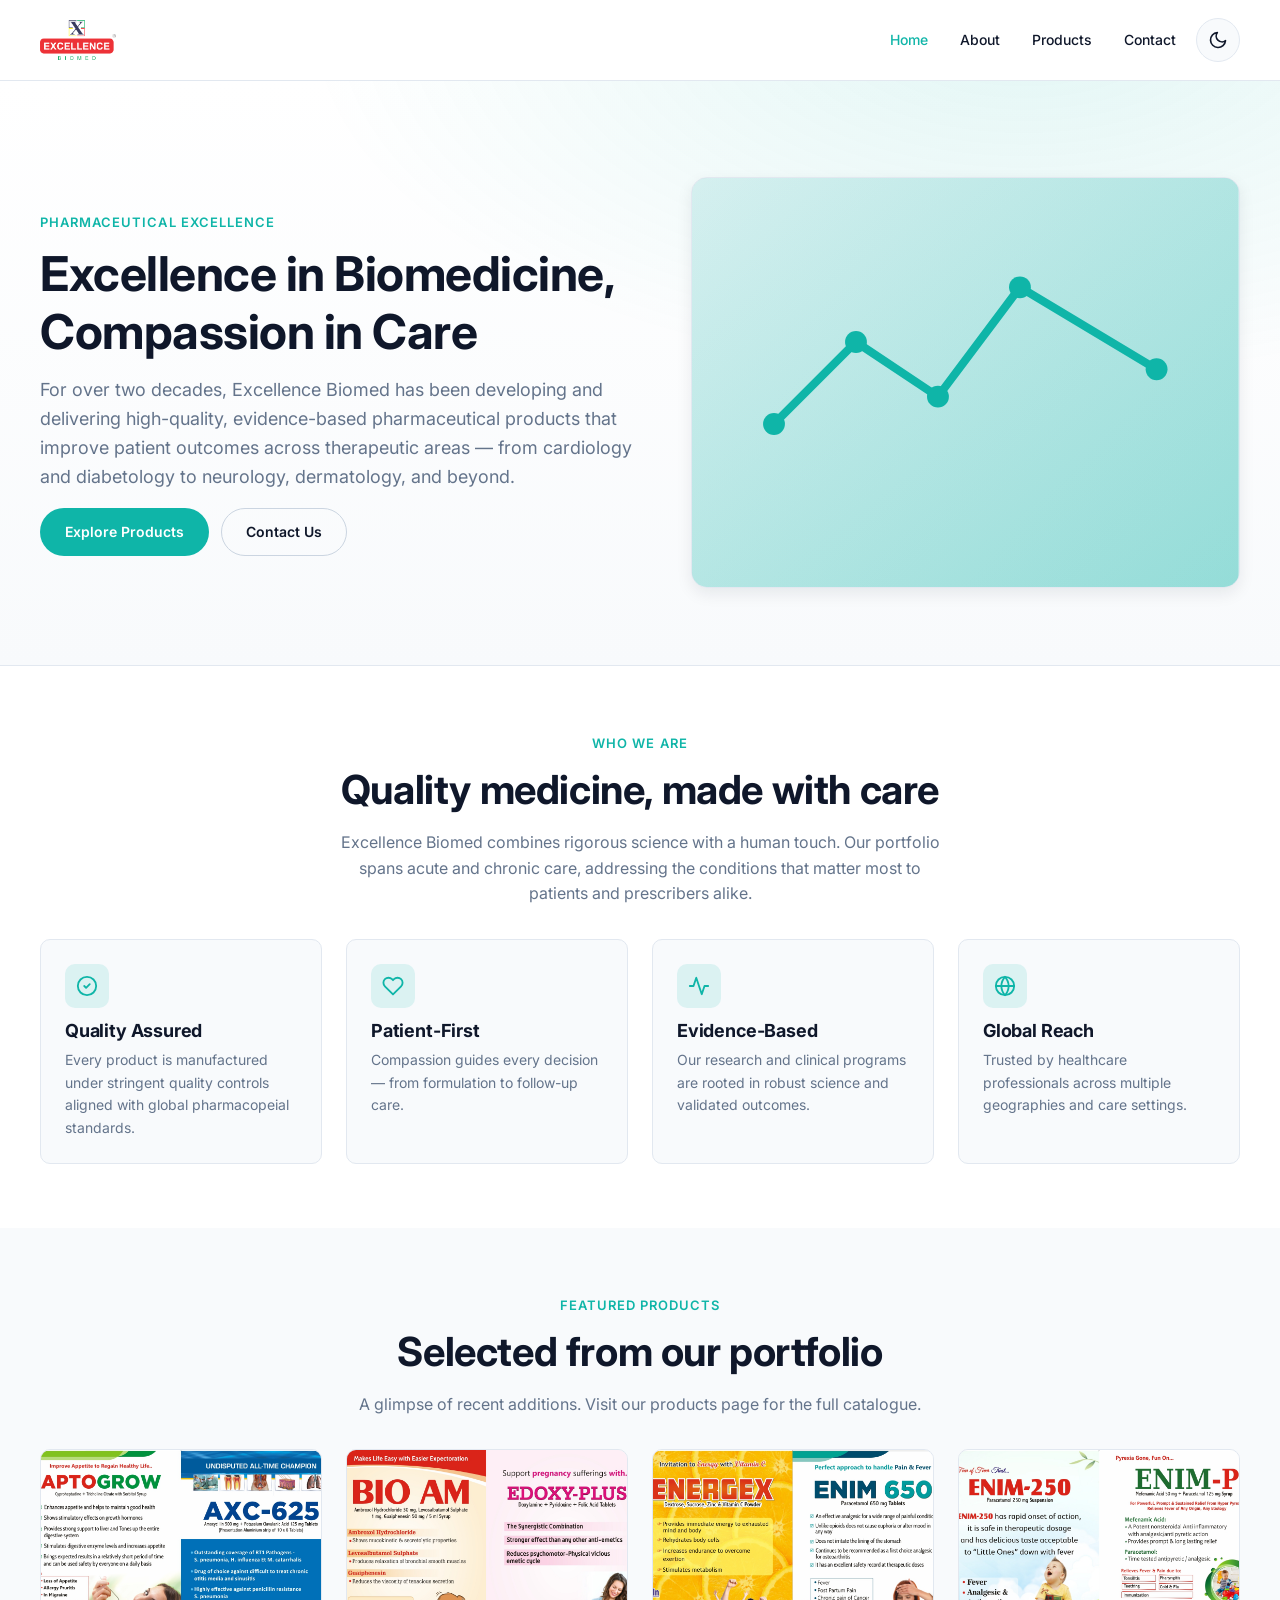
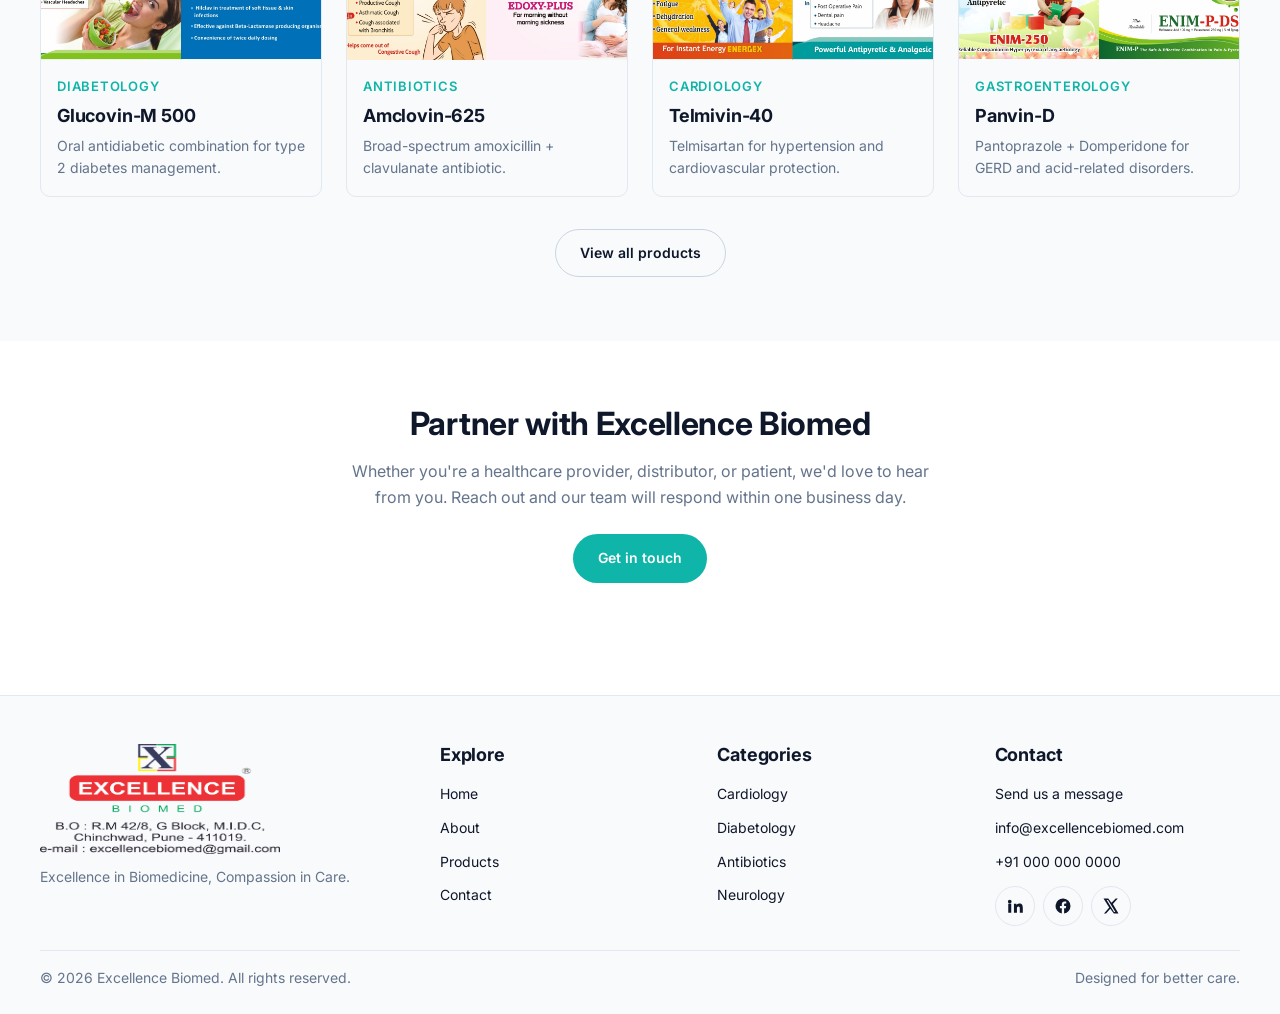
<file: index.html>
<!DOCTYPE html>
<html lang="en">
<head>
  <meta charset="UTF-8">
  <meta name="viewport" content="width=device-width, initial-scale=1, viewport-fit=cover">
  <meta name="theme-color" content="#0fb5a8">

  <title>Excellence Biomed — Excellence in Biomedicine, Compassion in Care</title>
  <meta name="description" content="Excellence Biomed is a pharmaceutical company committed to advancing biomedicine and delivering compassionate, high-quality healthcare products across therapeutic areas.">
  <meta name="keywords" content="Excellence Biomed, pharmaceuticals, healthcare, cardiology, diabetology, antibiotics, neurology, dermatology">
  <meta name="robots" content="index, follow">
  <link rel="canonical" href="https://www.excellencebiomed.com/">

  <!-- Open Graph -->
  <meta property="og:type" content="website">
  <meta property="og:title" content="Excellence Biomed — Excellence in Biomedicine, Compassion in Care">
  <meta property="og:description" content="Advancing biomedicine with compassion. Discover our range of quality pharmaceutical products.">
  <meta property="og:image" content="assets/images/branding/logo.png">
  <meta property="og:url" content="https://www.excellencebiomed.com/">
  <meta property="og:site_name" content="Excellence Biomed">

  <!-- Twitter Card -->
  <meta name="twitter:card" content="summary_large_image">
  <meta name="twitter:title" content="Excellence Biomed — Excellence in Biomedicine, Compassion in Care">
  <meta name="twitter:description" content="Advancing biomedicine with compassion.">
  <meta name="twitter:image" content="assets/images/branding/logo.png">

  <link rel="icon" type="image/svg+xml" href="favicon.svg">
  <link rel="preconnect" href="https://fonts.googleapis.com">
  <link rel="preconnect" href="https://fonts.gstatic.com" crossorigin>
  <link rel="stylesheet" href="https://fonts.googleapis.com/css2?family=Inter:wght@400;500;600;700&display=swap" media="print" onload="this.media='all'">
  <noscript><link rel="stylesheet" href="https://fonts.googleapis.com/css2?family=Inter:wght@400;500;600;700&display=swap"></noscript>

  <link rel="stylesheet" href="css/variables.css">
  <link rel="stylesheet" href="css/base.css">
  <link rel="stylesheet" href="css/components.css">
  <link rel="stylesheet" href="css/responsive.css">

  <!-- Organization schema -->
  <script type="application/ld+json">
  {
    "@context": "https://schema.org",
    "@type": "Organization",
    "name": "Excellence Biomed",
    "url": "https://www.excellencebiomed.com/",
    "logo": "https://www.excellencebiomed.com/assets/images/branding/logo.png",
    "description": "Excellence in Biomedicine, Compassion in Care.",
    "sameAs": []
  }
  </script>
</head>
<body>
  <a class="skip-link" href="#main">Skip to content</a>

  <header class="site-header">
    <div class="container header-inner">
      <a href="index.html" class="brand" aria-label="Excellence Biomed home">
        <img src="assets/images/branding/logo.png" alt="Excellence Biomed" width="180" height="60">
      </a>

      <button class="nav-toggle" data-nav-toggle
              aria-controls="primaryNav" aria-expanded="false" aria-label="Toggle navigation">
        <svg viewBox="0 0 24 24" fill="none" stroke="currentColor" stroke-width="2"
             stroke-linecap="round" stroke-linejoin="round" aria-hidden="true">
          <line x1="3" y1="6" x2="21" y2="6"/><line x1="3" y1="12" x2="21" y2="12"/>
          <line x1="3" y1="18" x2="21" y2="18"/>
        </svg>
      </button>

      <nav class="nav" id="primaryNav" aria-label="Primary">
        <ul class="nav-list">
          <li><a class="nav-link" href="index.html"   data-nav="index.html">Home</a></li>
          <li><a class="nav-link" href="about.html"   data-nav="about.html">About</a></li>
          <li><a class="nav-link" href="products.html" data-nav="products.html">Products</a></li>
          <li><a class="nav-link" href="contact.html" data-nav="contact.html">Contact</a></li>
          <li>
            <button class="theme-toggle" data-theme-toggle type="button"
                    aria-pressed="false" aria-label="Toggle dark mode" title="Toggle dark mode">
              <svg class="icon-moon" viewBox="0 0 24 24" fill="none" stroke="currentColor"
                   stroke-width="2" stroke-linecap="round" stroke-linejoin="round" aria-hidden="true">
                <path d="M21 12.79A9 9 0 1 1 11.21 3 7 7 0 0 0 21 12.79z"/>
              </svg>
              <svg class="icon-sun" viewBox="0 0 24 24" fill="none" stroke="currentColor"
                   stroke-width="2" stroke-linecap="round" stroke-linejoin="round" aria-hidden="true">
                <circle cx="12" cy="12" r="4"/>
                <line x1="12" y1="2" x2="12" y2="5"/>
                <line x1="12" y1="19" x2="12" y2="22"/>
                <line x1="4.22" y1="4.22" x2="6.34" y2="6.34"/>
                <line x1="17.66" y1="17.66" x2="19.78" y2="19.78"/>
                <line x1="2" y1="12" x2="5" y2="12"/>
                <line x1="19" y1="12" x2="22" y2="12"/>
                <line x1="4.22" y1="19.78" x2="6.34" y2="17.66"/>
                <line x1="17.66" y1="6.34" x2="19.78" y2="4.22"/>
              </svg>
            </button>
          </li>
        </ul>
      </nav>
    </div>
  </header>

  <main id="main">
    <!-- HERO -->
    <section class="hero">
      <div class="container hero-inner">
        <div>
          <span class="eyebrow">Pharmaceutical Excellence</span>
          <h1>Excellence in Biomedicine,<br>Compassion in Care</h1>
          <p class="lede">
            For over two decades, Excellence Biomed has been developing and
            delivering high-quality, evidence-based pharmaceutical products
            that improve patient outcomes across therapeutic areas — from
            cardiology and diabetology to neurology, dermatology, and beyond.
          </p>
          <div class="hero-actions">
            <a href="products.html" class="btn btn--primary">Explore Products</a>
            <a href="contact.html" class="btn btn--ghost">Contact Us</a>
          </div>
        </div>
        <div class="hero-art" aria-hidden="true">
          <svg viewBox="0 0 200 150" width="100%" height="100%" preserveAspectRatio="xMidYMid meet">
            <defs>
              <linearGradient id="g" x1="0" x2="1" y1="0" y2="1">
                <stop offset="0%" stop-color="var(--primary)" stop-opacity="0.15"/>
                <stop offset="100%" stop-color="var(--primary)" stop-opacity="0.35"/>
              </linearGradient>
            </defs>
            <rect width="200" height="150" fill="url(#g)"/>
            <path d="M30 90 L60 60 L90 80 L120 40 L170 70"
                  fill="none" stroke="var(--primary)" stroke-width="3" stroke-linecap="round" stroke-linejoin="round"/>
            <circle cx="30" cy="90" r="4" fill="var(--primary)"/>
            <circle cx="60" cy="60" r="4" fill="var(--primary)"/>
            <circle cx="90" cy="80" r="4" fill="var(--primary)"/>
            <circle cx="120" cy="40" r="4" fill="var(--primary)"/>
            <circle cx="170" cy="70" r="4" fill="var(--primary)"/>
          </svg>
        </div>
      </div>
    </section>

    <!-- INTRO -->
    <section class="section">
      <div class="container">
        <div class="section-head">
          <span class="eyebrow">Who we are</span>
          <h2>Quality medicine, made with care</h2>
          <p class="muted">
            Excellence Biomed combines rigorous science with a human touch.
            Our portfolio spans acute and chronic care, addressing the
            conditions that matter most to patients and prescribers alike.
          </p>
        </div>

        <div class="values">
          <div class="value">
            <div class="icon" aria-hidden="true">
              <svg width="22" height="22" viewBox="0 0 24 24" fill="none" stroke="currentColor" stroke-width="2" stroke-linecap="round" stroke-linejoin="round"><path d="M9 12l2 2 4-4"/><circle cx="12" cy="12" r="10"/></svg>
            </div>
            <h3>Quality Assured</h3>
            <p>Every product is manufactured under stringent quality controls aligned with global pharmacopeial standards.</p>
          </div>
          <div class="value">
            <div class="icon" aria-hidden="true">
              <svg width="22" height="22" viewBox="0 0 24 24" fill="none" stroke="currentColor" stroke-width="2" stroke-linecap="round" stroke-linejoin="round"><path d="M20.84 4.61a5.5 5.5 0 0 0-7.78 0L12 5.67l-1.06-1.06a5.5 5.5 0 1 0-7.78 7.78L12 21.23l8.84-8.84a5.5 5.5 0 0 0 0-7.78z"/></svg>
            </div>
            <h3>Patient-First</h3>
            <p>Compassion guides every decision — from formulation to follow-up care.</p>
          </div>
          <div class="value">
            <div class="icon" aria-hidden="true">
              <svg width="22" height="22" viewBox="0 0 24 24" fill="none" stroke="currentColor" stroke-width="2" stroke-linecap="round" stroke-linejoin="round"><polyline points="22 12 18 12 15 21 9 3 6 12 2 12"/></svg>
            </div>
            <h3>Evidence-Based</h3>
            <p>Our research and clinical programs are rooted in robust science and validated outcomes.</p>
          </div>
          <div class="value">
            <div class="icon" aria-hidden="true">
              <svg width="22" height="22" viewBox="0 0 24 24" fill="none" stroke="currentColor" stroke-width="2" stroke-linecap="round" stroke-linejoin="round"><circle cx="12" cy="12" r="10"/><line x1="2" y1="12" x2="22" y2="12"/><path d="M12 2a15.3 15.3 0 0 1 4 10 15.3 15.3 0 0 1-4 10 15.3 15.3 0 0 1-4-10 15.3 15.3 0 0 1 4-10z"/></svg>
            </div>
            <h3>Global Reach</h3>
            <p>Trusted by healthcare professionals across multiple geographies and care settings.</p>
          </div>
        </div>
      </div>
    </section>

    <!-- FEATURED PRODUCTS -->
    <section class="section section--alt">
      <div class="container">
        <div class="section-head">
          <span class="eyebrow">Featured products</span>
          <h2>Selected from our portfolio</h2>
          <p class="muted">A glimpse of recent additions. Visit our products page for the full catalogue.</p>
        </div>
        <div class="product-grid" id="featuredGrid" aria-live="polite"></div>
        <div style="text-align:center; margin-top: var(--space-6);">
          <a href="products.html" class="btn btn--ghost">View all products</a>
        </div>
      </div>
    </section>

    <!-- CTA -->
    <section class="section">
      <div class="container" style="text-align:center;">
        <h2>Partner with Excellence Biomed</h2>
        <p class="muted" style="max-width: 60ch; margin: 0 auto var(--space-5);">
          Whether you're a healthcare provider, distributor, or patient,
          we'd love to hear from you. Reach out and our team will respond
          within one business day.
        </p>
        <a href="contact.html" class="btn btn--primary">Get in touch</a>
      </div>
    </section>
  </main>

  <!-- FOOTER -->
  <footer class="site-footer">
    <div class="container">
      <div class="footer-grid">
        <div class="footer-brand">
          <img src="assets/images/branding/logo-address.png" alt="Excellence Biomed — address logo" width="240" height="120">
          <p>Excellence in Biomedicine, Compassion in Care.</p>
        </div>
        <div>
          <h4>Explore</h4>
          <ul class="footer-list">
            <li><a href="index.html">Home</a></li>
            <li><a href="about.html">About</a></li>
            <li><a href="products.html">Products</a></li>
            <li><a href="contact.html">Contact</a></li>
          </ul>
        </div>
        <div>
          <h4>Categories</h4>
          <ul class="footer-list">
            <li><a href="products.html">Cardiology</a></li>
            <li><a href="products.html">Diabetology</a></li>
            <li><a href="products.html">Antibiotics</a></li>
            <li><a href="products.html">Neurology</a></li>
          </ul>
        </div>
        <div>
          <h4>Contact</h4>
          <ul class="footer-list">
            <!-- TODO: replace with real address, phone, email -->
            <li><a href="contact.html">Send us a message</a></li>
            <li><a href="mailto:info@excellencebiomed.com">info@excellencebiomed.com</a></li>
            <li><a href="tel:+910000000000">+91 000 000 0000</a></li>
          </ul>
          <div class="social" style="margin-top: var(--space-3);">
            <a href="#" aria-label="LinkedIn"><svg viewBox="0 0 24 24" fill="currentColor" aria-hidden="true"><path d="M4.98 3.5a2.5 2.5 0 1 1 0 5.001 2.5 2.5 0 0 1 0-5zM3 9h4v12H3V9zm7 0h3.8v1.71h.05c.53-1 1.83-2.06 3.77-2.06 4.03 0 4.78 2.65 4.78 6.1V21h-4v-5.34c0-1.27-.02-2.9-1.77-2.9-1.77 0-2.04 1.38-2.04 2.81V21h-4V9z"/></svg></a>
            <a href="#" aria-label="Facebook"><svg viewBox="0 0 24 24" fill="currentColor" aria-hidden="true"><path d="M22 12a10 10 0 1 0-11.6 9.87v-6.99H7.9V12h2.5V9.8c0-2.47 1.47-3.83 3.72-3.83 1.08 0 2.2.19 2.2.19v2.42h-1.24c-1.22 0-1.6.76-1.6 1.54V12h2.73l-.44 2.88h-2.29v6.99A10 10 0 0 0 22 12z"/></svg></a>
            <a href="#" aria-label="Twitter"><svg viewBox="0 0 24 24" fill="currentColor" aria-hidden="true"><path d="M18.244 2H21l-6.52 7.45L22 22h-6.156l-4.82-6.297L5.4 22H2.643l6.974-7.97L2 2h6.31l4.36 5.77L18.244 2zm-2.16 18h1.704L7.99 4H6.182l9.902 16z"/></svg></a>
          </div>
        </div>
      </div>
      <div class="footer-meta">
        <span>© <span data-year>2026</span> Excellence Biomed. All rights reserved.</span>
        <span>Designed for better care.</span>
      </div>
    </div>
  </footer>

  <script src="js/theme.js" defer></script>
  <script src="js/main.js" defer></script>
  <script src="js/products.js" defer></script>
</body>
</html>
</file>
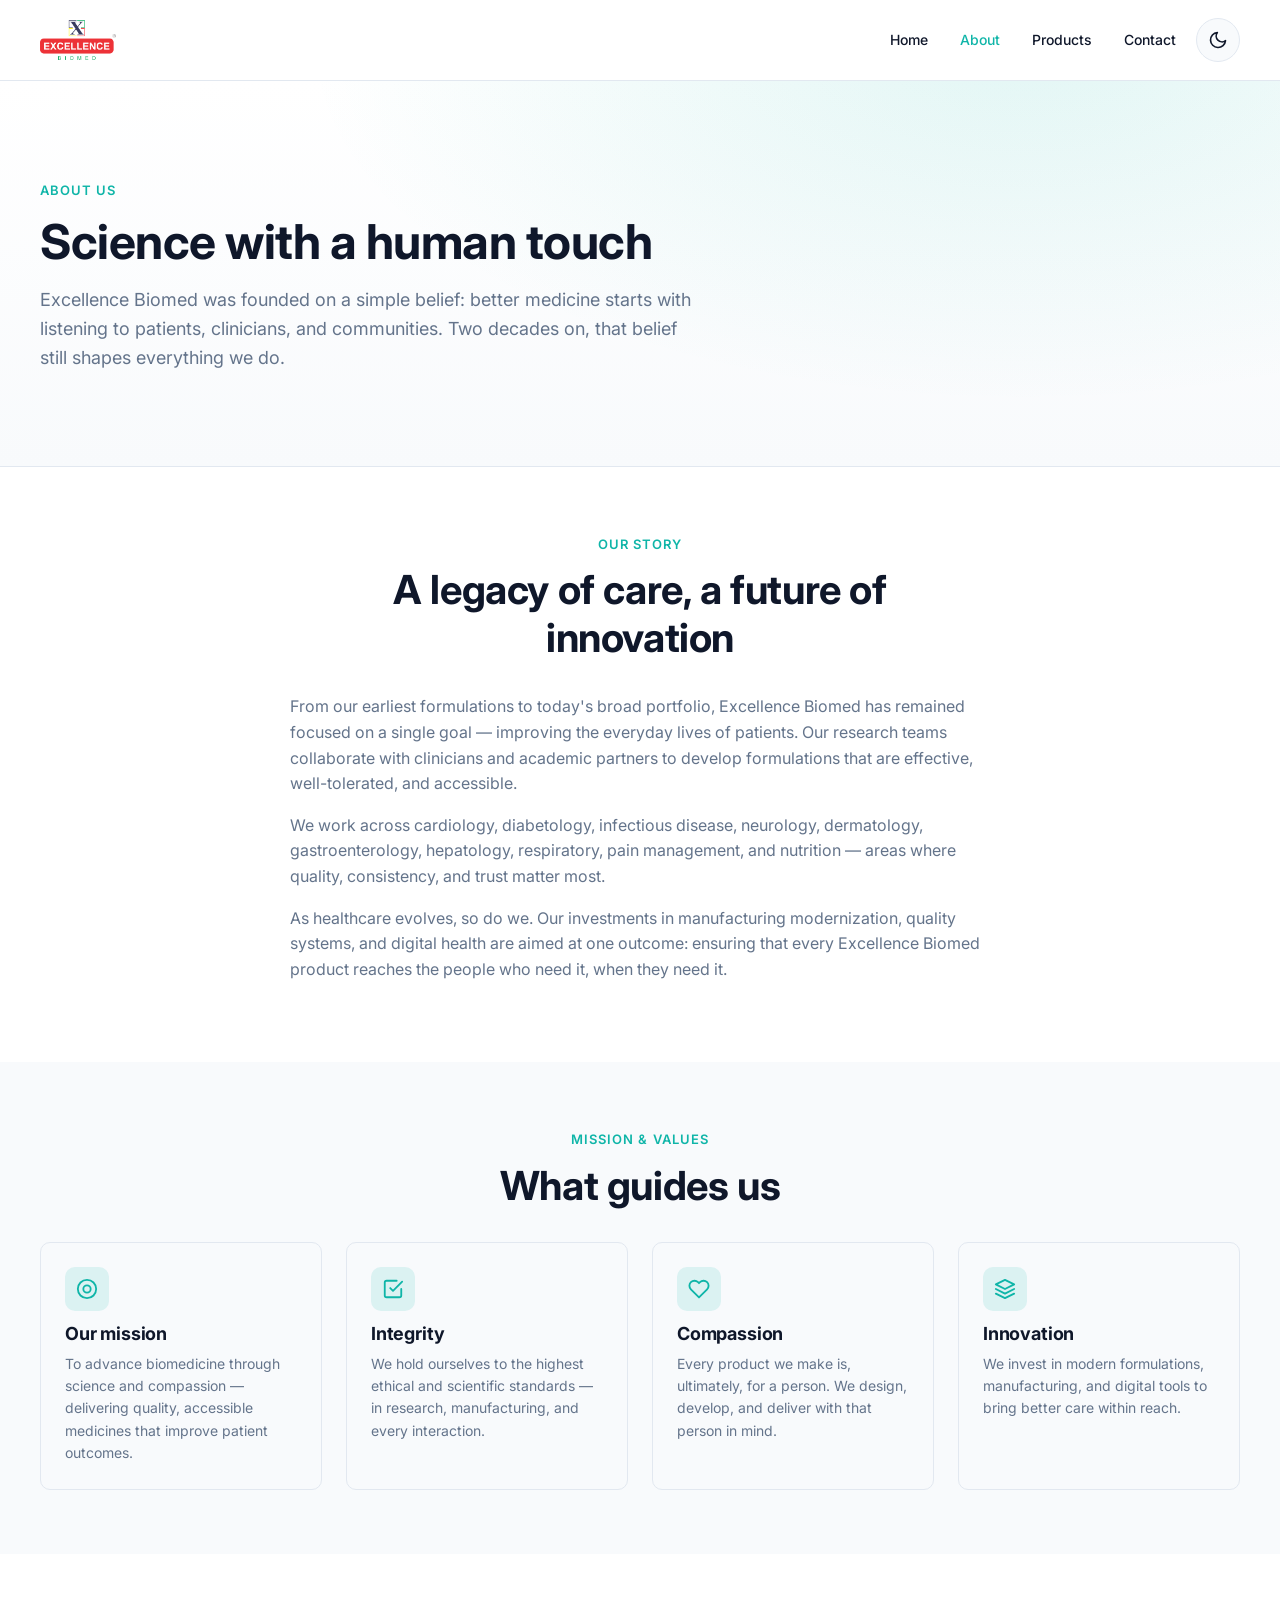
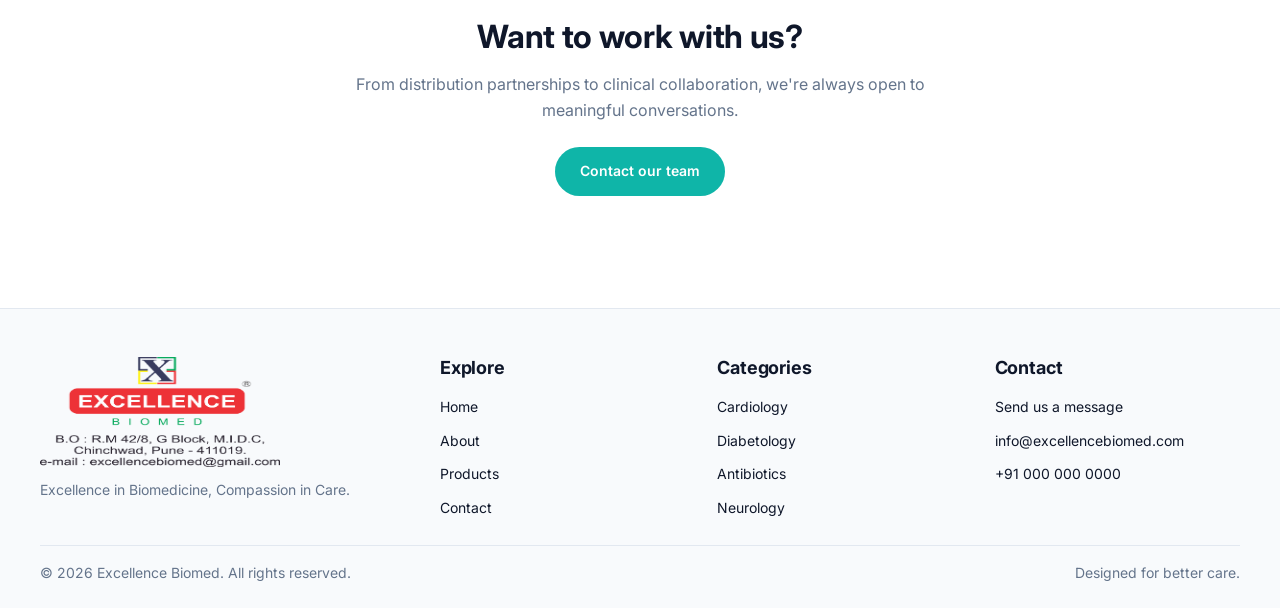
<file: about.html>
<!DOCTYPE html>
<html lang="en">
<head>
  <meta charset="UTF-8">
  <meta name="viewport" content="width=device-width, initial-scale=1, viewport-fit=cover">
  <meta name="theme-color" content="#0fb5a8">

  <title>About — Excellence Biomed</title>
  <meta name="description" content="Learn about Excellence Biomed: our mission, values, and commitment to advancing biomedicine with compassion.">
  <link rel="canonical" href="https://www.excellencebiomed.com/about.html">

  <meta property="og:type" content="website">
  <meta property="og:title" content="About — Excellence Biomed">
  <meta property="og:description" content="Our mission, values, and the people behind Excellence Biomed.">
  <meta property="og:image" content="assets/images/branding/logo.png">
  <meta property="og:url" content="https://www.excellencebiomed.com/about.html">

  <meta name="twitter:card" content="summary_large_image">
  <meta name="twitter:title" content="About — Excellence Biomed">
  <meta name="twitter:description" content="Our mission, values, and the people behind Excellence Biomed.">
  <meta name="twitter:image" content="assets/images/branding/logo.png">

  <link rel="icon" type="image/svg+xml" href="favicon.svg">
  <link rel="preconnect" href="https://fonts.googleapis.com">
  <link rel="preconnect" href="https://fonts.gstatic.com" crossorigin>
  <link rel="stylesheet" href="https://fonts.googleapis.com/css2?family=Inter:wght@400;500;600;700&display=swap" media="print" onload="this.media='all'">
  <noscript><link rel="stylesheet" href="https://fonts.googleapis.com/css2?family=Inter:wght@400;500;600;700&display=swap"></noscript>

  <link rel="stylesheet" href="css/variables.css">
  <link rel="stylesheet" href="css/base.css">
  <link rel="stylesheet" href="css/components.css">
  <link rel="stylesheet" href="css/responsive.css">
</head>
<body>
  <a class="skip-link" href="#main">Skip to content</a>

  <header class="site-header">
    <div class="container header-inner">
      <a href="index.html" class="brand" aria-label="Excellence Biomed home">
        <img src="assets/images/branding/logo.png" alt="Excellence Biomed" width="180" height="60">
      </a>
      <button class="nav-toggle" data-nav-toggle aria-controls="primaryNav" aria-expanded="false" aria-label="Toggle navigation">
        <svg viewBox="0 0 24 24" fill="none" stroke="currentColor" stroke-width="2" stroke-linecap="round" stroke-linejoin="round" aria-hidden="true">
          <line x1="3" y1="6" x2="21" y2="6"/><line x1="3" y1="12" x2="21" y2="12"/><line x1="3" y1="18" x2="21" y2="18"/>
        </svg>
      </button>
      <nav class="nav" id="primaryNav" aria-label="Primary">
        <ul class="nav-list">
          <li><a class="nav-link" href="index.html"   data-nav="index.html">Home</a></li>
          <li><a class="nav-link" href="about.html"   data-nav="about.html">About</a></li>
          <li><a class="nav-link" href="products.html" data-nav="products.html">Products</a></li>
          <li><a class="nav-link" href="contact.html" data-nav="contact.html">Contact</a></li>
          <li>
            <button class="theme-toggle" data-theme-toggle type="button" aria-pressed="false" aria-label="Toggle dark mode" title="Toggle dark mode">
              <svg class="icon-moon" viewBox="0 0 24 24" fill="none" stroke="currentColor" stroke-width="2" stroke-linecap="round" stroke-linejoin="round" aria-hidden="true"><path d="M21 12.79A9 9 0 1 1 11.21 3 7 7 0 0 0 21 12.79z"/></svg>
              <svg class="icon-sun" viewBox="0 0 24 24" fill="none" stroke="currentColor" stroke-width="2" stroke-linecap="round" stroke-linejoin="round" aria-hidden="true"><circle cx="12" cy="12" r="4"/><line x1="12" y1="2" x2="12" y2="5"/><line x1="12" y1="19" x2="12" y2="22"/><line x1="4.22" y1="4.22" x2="6.34" y2="6.34"/><line x1="17.66" y1="17.66" x2="19.78" y2="19.78"/><line x1="2" y1="12" x2="5" y2="12"/><line x1="19" y1="12" x2="22" y2="12"/><line x1="4.22" y1="19.78" x2="6.34" y2="17.66"/><line x1="17.66" y1="6.34" x2="19.78" y2="4.22"/></svg>
            </button>
          </li>
        </ul>
      </nav>
    </div>
  </header>

  <main id="main">
    <section class="hero">
      <div class="container">
        <span class="eyebrow">About us</span>
        <h1>Science with a human touch</h1>
        <p class="lede">
          Excellence Biomed was founded on a simple belief: better medicine
          starts with listening to patients, clinicians, and communities.
          Two decades on, that belief still shapes everything we do.
        </p>
      </div>
    </section>

    <section class="section">
      <div class="container">
        <div class="section-head">
          <span class="eyebrow">Our story</span>
          <h2>A legacy of care, a future of innovation</h2>
        </div>
        <div style="max-width: 70ch; margin: 0 auto; color: var(--text-muted);">
          <p>
            From our earliest formulations to today's broad portfolio,
            Excellence Biomed has remained focused on a single goal —
            improving the everyday lives of patients. Our research teams
            collaborate with clinicians and academic partners to develop
            formulations that are effective, well-tolerated, and accessible.
          </p>
          <p>
            We work across cardiology, diabetology, infectious disease,
            neurology, dermatology, gastroenterology, hepatology, respiratory,
            pain management, and nutrition — areas where quality, consistency,
            and trust matter most.
          </p>
          <p>
            As healthcare evolves, so do we. Our investments in manufacturing
            modernization, quality systems, and digital health are aimed at
            one outcome: ensuring that every Excellence Biomed product
            reaches the people who need it, when they need it.
          </p>
        </div>
      </div>
    </section>

    <section class="section section--alt">
      <div class="container">
        <div class="section-head">
          <span class="eyebrow">Mission &amp; values</span>
          <h2>What guides us</h2>
        </div>
        <div class="values">
          <div class="value">
            <div class="icon" aria-hidden="true">
              <svg width="22" height="22" viewBox="0 0 24 24" fill="none" stroke="currentColor" stroke-width="2" stroke-linecap="round" stroke-linejoin="round"><circle cx="12" cy="12" r="10"/><circle cx="12" cy="12" r="4"/></svg>
            </div>
            <h3>Our mission</h3>
            <p>To advance biomedicine through science and compassion — delivering quality, accessible medicines that improve patient outcomes.</p>
          </div>
          <div class="value">
            <div class="icon" aria-hidden="true">
              <svg width="22" height="22" viewBox="0 0 24 24" fill="none" stroke="currentColor" stroke-width="2" stroke-linecap="round" stroke-linejoin="round"><path d="M9 11l3 3L22 4"/><path d="M21 12v7a2 2 0 0 1-2 2H5a2 2 0 0 1-2-2V5a2 2 0 0 1 2-2h11"/></svg>
            </div>
            <h3>Integrity</h3>
            <p>We hold ourselves to the highest ethical and scientific standards — in research, manufacturing, and every interaction.</p>
          </div>
          <div class="value">
            <div class="icon" aria-hidden="true">
              <svg width="22" height="22" viewBox="0 0 24 24" fill="none" stroke="currentColor" stroke-width="2" stroke-linecap="round" stroke-linejoin="round"><path d="M20.84 4.61a5.5 5.5 0 0 0-7.78 0L12 5.67l-1.06-1.06a5.5 5.5 0 1 0-7.78 7.78L12 21.23l8.84-8.84a5.5 5.5 0 0 0 0-7.78z"/></svg>
            </div>
            <h3>Compassion</h3>
            <p>Every product we make is, ultimately, for a person. We design, develop, and deliver with that person in mind.</p>
          </div>
          <div class="value">
            <div class="icon" aria-hidden="true">
              <svg width="22" height="22" viewBox="0 0 24 24" fill="none" stroke="currentColor" stroke-width="2" stroke-linecap="round" stroke-linejoin="round"><path d="M12 2L2 7l10 5 10-5-10-5z"/><path d="M2 17l10 5 10-5"/><path d="M2 12l10 5 10-5"/></svg>
            </div>
            <h3>Innovation</h3>
            <p>We invest in modern formulations, manufacturing, and digital tools to bring better care within reach.</p>
          </div>
        </div>
      </div>
    </section>

    <section class="section">
      <div class="container" style="text-align:center;">
        <h2>Want to work with us?</h2>
        <p class="muted" style="max-width: 60ch; margin: 0 auto var(--space-5);">
          From distribution partnerships to clinical collaboration, we're
          always open to meaningful conversations.
        </p>
        <a href="contact.html" class="btn btn--primary">Contact our team</a>
      </div>
    </section>
  </main>

  <footer class="site-footer">
    <div class="container">
      <div class="footer-grid">
        <div class="footer-brand">
          <img src="assets/images/branding/logo-address.png" alt="Excellence Biomed — address logo" width="240" height="120">
          <p>Excellence in Biomedicine, Compassion in Care.</p>
        </div>
        <div>
          <h4>Explore</h4>
          <ul class="footer-list">
            <li><a href="index.html">Home</a></li>
            <li><a href="about.html">About</a></li>
            <li><a href="products.html">Products</a></li>
            <li><a href="contact.html">Contact</a></li>
          </ul>
        </div>
        <div>
          <h4>Categories</h4>
          <ul class="footer-list">
            <li><a href="products.html">Cardiology</a></li>
            <li><a href="products.html">Diabetology</a></li>
            <li><a href="products.html">Antibiotics</a></li>
            <li><a href="products.html">Neurology</a></li>
          </ul>
        </div>
        <div>
          <h4>Contact</h4>
          <ul class="footer-list">
            <li><a href="contact.html">Send us a message</a></li>
            <li><a href="mailto:info@excellencebiomed.com">info@excellencebiomed.com</a></li>
            <li><a href="tel:+910000000000">+91 000 000 0000</a></li>
          </ul>
        </div>
      </div>
      <div class="footer-meta">
        <span>© <span data-year>2026</span> Excellence Biomed. All rights reserved.</span>
        <span>Designed for better care.</span>
      </div>
    </div>
  </footer>

  <script src="js/theme.js" defer></script>
  <script src="js/main.js" defer></script>
</body>
</html>
</file>
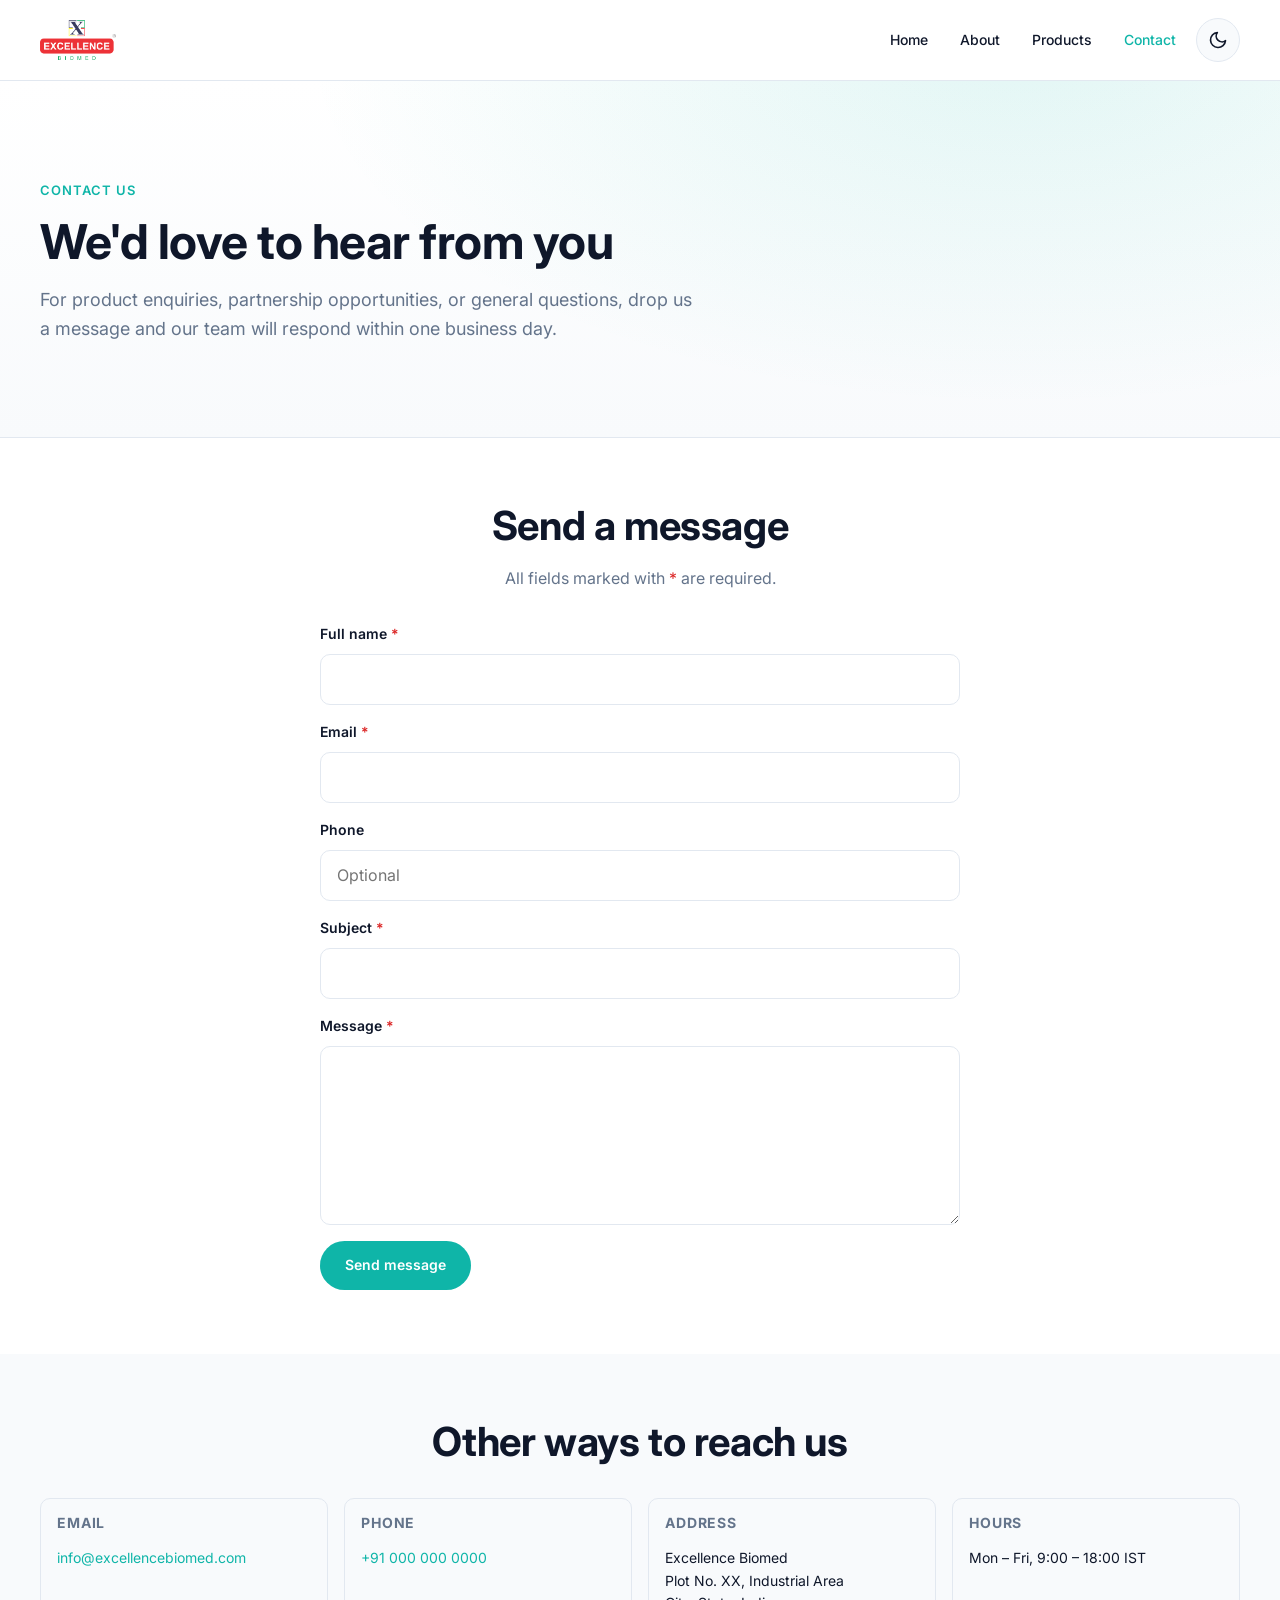
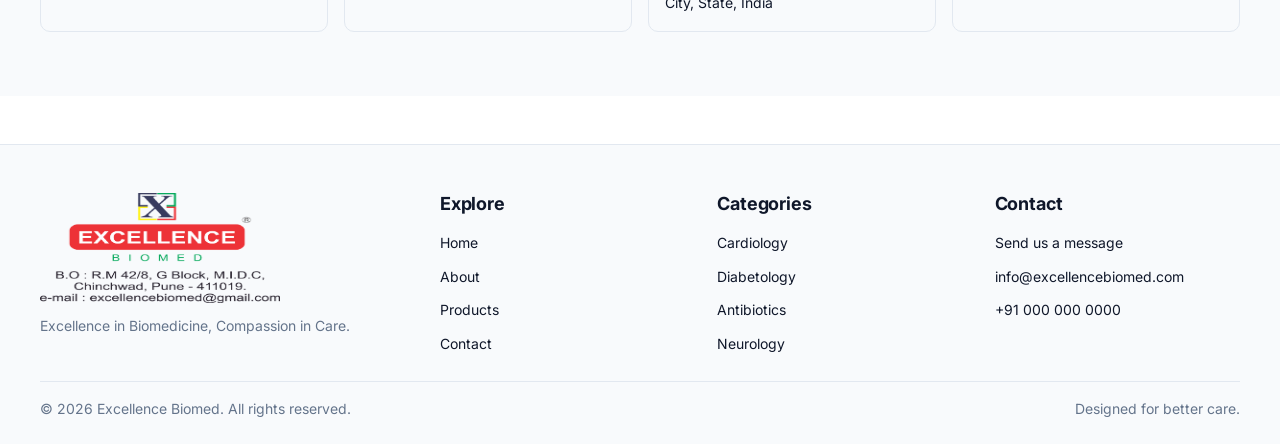
<file: contact.html>
<!DOCTYPE html>
<html lang="en">
<head>
  <meta charset="UTF-8">
  <meta name="viewport" content="width=device-width, initial-scale=1, viewport-fit=cover">
  <meta name="theme-color" content="#0fb5a8">

  <title>Contact — Excellence Biomed</title>
  <meta name="description" content="Get in touch with Excellence Biomed. Reach our team for product enquiries, partnerships, or general questions.">
  <link rel="canonical" href="https://www.excellencebiomed.com/contact.html">

  <meta property="og:type" content="website">
  <meta property="og:title" content="Contact — Excellence Biomed">
  <meta property="og:description" content="Get in touch with Excellence Biomed.">
  <meta property="og:image" content="assets/images/branding/logo.png">
  <meta property="og:url" content="https://www.excellencebiomed.com/contact.html">

  <meta name="twitter:card" content="summary_large_image">
  <meta name="twitter:title" content="Contact — Excellence Biomed">
  <meta name="twitter:description" content="Get in touch with Excellence Biomed.">
  <meta name="twitter:image" content="assets/images/branding/logo.png">

  <link rel="icon" type="image/svg+xml" href="favicon.svg">
  <link rel="preconnect" href="https://fonts.googleapis.com">
  <link rel="preconnect" href="https://fonts.gstatic.com" crossorigin>
  <link rel="stylesheet" href="https://fonts.googleapis.com/css2?family=Inter:wght@400;500;600;700&display=swap" media="print" onload="this.media='all'">
  <noscript><link rel="stylesheet" href="https://fonts.googleapis.com/css2?family=Inter:wght@400;500;600;700&display=swap"></noscript>

  <link rel="stylesheet" href="css/variables.css">
  <link rel="stylesheet" href="css/base.css">
  <link rel="stylesheet" href="css/components.css">
  <link rel="stylesheet" href="css/responsive.css">
</head>
<body>
  <a class="skip-link" href="#main">Skip to content</a>

  <header class="site-header">
    <div class="container header-inner">
      <a href="index.html" class="brand" aria-label="Excellence Biomed home">
        <img src="assets/images/branding/logo.png" alt="Excellence Biomed" width="180" height="60">
      </a>
      <button class="nav-toggle" data-nav-toggle aria-controls="primaryNav" aria-expanded="false" aria-label="Toggle navigation">
        <svg viewBox="0 0 24 24" fill="none" stroke="currentColor" stroke-width="2" stroke-linecap="round" stroke-linejoin="round" aria-hidden="true">
          <line x1="3" y1="6" x2="21" y2="6"/><line x1="3" y1="12" x2="21" y2="12"/><line x1="3" y1="18" x2="21" y2="18"/>
        </svg>
      </button>
      <nav class="nav" id="primaryNav" aria-label="Primary">
        <ul class="nav-list">
          <li><a class="nav-link" href="index.html"   data-nav="index.html">Home</a></li>
          <li><a class="nav-link" href="about.html"   data-nav="about.html">About</a></li>
          <li><a class="nav-link" href="products.html" data-nav="products.html">Products</a></li>
          <li><a class="nav-link" href="contact.html" data-nav="contact.html">Contact</a></li>
          <li>
            <button class="theme-toggle" data-theme-toggle type="button" aria-pressed="false" aria-label="Toggle dark mode" title="Toggle dark mode">
              <svg class="icon-moon" viewBox="0 0 24 24" fill="none" stroke="currentColor" stroke-width="2" stroke-linecap="round" stroke-linejoin="round" aria-hidden="true"><path d="M21 12.79A9 9 0 1 1 11.21 3 7 7 0 0 0 21 12.79z"/></svg>
              <svg class="icon-sun" viewBox="0 0 24 24" fill="none" stroke="currentColor" stroke-width="2" stroke-linecap="round" stroke-linejoin="round" aria-hidden="true"><circle cx="12" cy="12" r="4"/><line x1="12" y1="2" x2="12" y2="5"/><line x1="12" y1="19" x2="12" y2="22"/><line x1="4.22" y1="4.22" x2="6.34" y2="6.34"/><line x1="17.66" y1="17.66" x2="19.78" y2="19.78"/><line x1="2" y1="12" x2="5" y2="12"/><line x1="19" y1="12" x2="22" y2="12"/><line x1="4.22" y1="19.78" x2="6.34" y2="17.66"/><line x1="17.66" y1="6.34" x2="19.78" y2="4.22"/></svg>
            </button>
          </li>
        </ul>
      </nav>
    </div>
  </header>

  <main id="main">
    <section class="hero">
      <div class="container">
        <span class="eyebrow">Contact us</span>
        <h1>We'd love to hear from you</h1>
        <p class="lede">
          For product enquiries, partnership opportunities, or general
          questions, drop us a message and our team will respond within
          one business day.
        </p>
      </div>
    </section>

    <section class="section">
      <div class="container">
        <div class="section-head">
          <h2>Send a message</h2>
          <p class="muted">All fields marked with <span style="color: var(--danger);">*</span> are required.</p>
        </div>

        <form class="form" id="contactForm" novalidate aria-describedby="formHelp">
          <p id="formHelp" class="sr-only" style="position:absolute;left:-9999px;">
            Form fields are validated client-side before submission.
          </p>

          <!-- Alerts -->
          <div class="form-alert form-alert--success" id="formSuccess" role="status" aria-live="polite"></div>
          <div class="form-alert form-alert--error"   id="formError"   role="alert"   aria-live="assertive"></div>

          <div class="field" data-field="name">
            <label for="name">Full name <span class="required" aria-hidden="true">*</span></label>
            <input id="name" name="name" type="text" autocomplete="name" required minlength="2" maxlength="100">
            <span class="field-error" aria-live="polite"></span>
          </div>

          <div class="field" data-field="email">
            <label for="email">Email <span class="required" aria-hidden="true">*</span></label>
            <input id="email" name="email" type="email" autocomplete="email" required maxlength="200">
            <span class="field-error" aria-live="polite"></span>
          </div>

          <div class="field" data-field="phone">
            <label for="phone">Phone</label>
            <input id="phone" name="phone" type="tel" autocomplete="tel" maxlength="30" placeholder="Optional">
            <span class="field-error" aria-live="polite"></span>
          </div>

          <div class="field" data-field="subject">
            <label for="subject">Subject <span class="required" aria-hidden="true">*</span></label>
            <input id="subject" name="subject" type="text" required maxlength="200">
            <span class="field-error" aria-live="polite"></span>
          </div>

          <div class="field" data-field="message">
            <label for="message">Message <span class="required" aria-hidden="true">*</span></label>
            <textarea id="message" name="message" required minlength="10" maxlength="4000" rows="6"></textarea>
            <span class="field-error" aria-live="polite"></span>
          </div>

          <!-- Honeypot — hidden from humans, visible to bots (Web3Forms' "botcheck") -->
          <div class="hp" aria-hidden="true">
            <label for="botcheck">Leave this field empty</label>
            <input id="botcheck" name="botcheck" type="text" tabindex="-1" autocomplete="off">
          </div>

          <div>
            <button id="submitBtn" type="submit" class="btn btn--primary">
              <span class="btn-label">Send message</span>
              <span class="spinner" aria-hidden="true"></span>
            </button>
          </div>
        </form>
      </div>
    </section>

    <section class="section section--alt">
      <div class="container">
        <div class="section-head">
          <h2>Other ways to reach us</h2>
        </div>
        <div class="contact-info">
          <div class="info-card">
            <h4>Email</h4>
            <p><a href="mailto:info@excellencebiomed.com">info@excellencebiomed.com</a></p>
          </div>
          <div class="info-card">
            <h4>Phone</h4>
            <p><a href="tel:+910000000000">+91 000 000 0000</a></p>
          </div>
          <div class="info-card">
            <h4>Address</h4>
            <!-- TODO: replace with the company postal address -->
            <p>Excellence Biomed<br>Plot No. XX, Industrial Area<br>City, State, India</p>
          </div>
          <div class="info-card">
            <h4>Hours</h4>
            <p>Mon – Fri, 9:00 – 18:00 IST</p>
          </div>
        </div>
      </div>
    </section>
  </main>

  <footer class="site-footer">
    <div class="container">
      <div class="footer-grid">
        <div class="footer-brand">
          <img src="assets/images/branding/logo-address.png" alt="Excellence Biomed — address logo" width="240" height="120">
          <p>Excellence in Biomedicine, Compassion in Care.</p>
        </div>
        <div>
          <h4>Explore</h4>
          <ul class="footer-list">
            <li><a href="index.html">Home</a></li>
            <li><a href="about.html">About</a></li>
            <li><a href="products.html">Products</a></li>
            <li><a href="contact.html">Contact</a></li>
          </ul>
        </div>
        <div>
          <h4>Categories</h4>
          <ul class="footer-list">
            <li><a href="products.html">Cardiology</a></li>
            <li><a href="products.html">Diabetology</a></li>
            <li><a href="products.html">Antibiotics</a></li>
            <li><a href="products.html">Neurology</a></li>
          </ul>
        </div>
        <div>
          <h4>Contact</h4>
          <ul class="footer-list">
            <li><a href="contact.html">Send us a message</a></li>
            <li><a href="mailto:info@excellencebiomed.com">info@excellencebiomed.com</a></li>
            <li><a href="tel:+910000000000">+91 000 000 0000</a></li>
          </ul>
        </div>
      </div>
      <div class="footer-meta">
        <span>© <span data-year>2026</span> Excellence Biomed. All rights reserved.</span>
        <span>Designed for better care.</span>
      </div>
    </div>
  </footer>

  <script src="js/theme.js" defer></script>
  <script src="js/main.js" defer></script>
  <script src="js/contact.js" defer></script>
</body>
</html>
</file>
<file: css/variables.css>
/* ============================================================
   variables.css — Theme tokens (light / dark)
   Brand teal extracted from Excellence Biomed logo symbol.
   ============================================================ */

:root {
  /* Surfaces */
  --bg:           #ffffff;
  --bg-elevated:  #f8fafc;
  --bg-overlay:   rgba(15, 23, 42, 0.55);

  /* Text */
  --text:         #0f172a;
  --text-muted:   #64748b;
  --text-inverse: #ffffff;

  /* Brand */
  --primary:        #0fb5a8;   /* logo teal */
  --primary-hover:  #0a978d;
  --primary-soft:   rgba(15, 181, 168, 0.12);
  --accent:         #0ea5b7;

  /* Borders & shadows */
  --border:       #e2e8f0;
  --border-strong:#cbd5e1;
  --shadow-sm:    0 1px 2px rgba(15, 23, 42, 0.06);
  --shadow-md:    0 6px 16px rgba(15, 23, 42, 0.08);
  --shadow-lg:    0 20px 40px rgba(15, 23, 42, 0.18);

  /* Status */
  --success:      #16a34a;
  --success-bg:   #dcfce7;
  --danger:       #dc2626;
  --danger-bg:    #fee2e2;

  /* Type scale */
  --font-sans: "Inter", "Segoe UI", system-ui, -apple-system, "Helvetica Neue", Arial, sans-serif;
  --fs-xs:   0.8125rem;
  --fs-sm:   0.875rem;
  --fs-base: 1rem;
  --fs-md:   1.125rem;
  --fs-lg:   1.25rem;
  --fs-xl:   1.5rem;
  --fs-2xl:  2rem;
  --fs-3xl:  2.5rem;
  --fs-4xl:  3rem;

  /* Spacing & radii */
  --space-1: 0.25rem;
  --space-2: 0.5rem;
  --space-3: 0.75rem;
  --space-4: 1rem;
  --space-5: 1.5rem;
  --space-6: 2rem;
  --space-7: 3rem;
  --space-8: 4rem;
  --radius-sm: 6px;
  --radius-md: 10px;
  --radius-lg: 16px;
  --radius-pill: 999px;

  /* Motion */
  --ease: cubic-bezier(0.2, 0.7, 0.2, 1);
  --dur: 200ms;

  /* Layout */
  --container: 1200px;
  --header-h: 72px;
}

[data-theme="dark"] {
  --bg:           #0f172a;
  --bg-elevated:  #1e293b;
  --bg-overlay:   rgba(2, 6, 23, 0.7);

  --text:         #f1f5f9;
  --text-muted:   #94a3b8;
  --text-inverse: #0f172a;

  --primary:        #2dd4bf;   /* lighter teal for contrast on dark */
  --primary-hover:  #5eead4;
  --primary-soft:   rgba(45, 212, 191, 0.15);

  --border:       #334155;
  --border-strong:#475569;
  --shadow-sm:    0 1px 2px rgba(0, 0, 0, 0.4);
  --shadow-md:    0 6px 16px rgba(0, 0, 0, 0.4);
  --shadow-lg:    0 20px 40px rgba(0, 0, 0, 0.55);

  --success:      #4ade80;
  --success-bg:   rgba(74, 222, 128, 0.12);
  --danger:       #f87171;
  --danger-bg:    rgba(248, 113, 113, 0.12);
}

/* Respect system preference only on first visit (theme.js overrides) */
@media (prefers-color-scheme: dark) {
  :root:not([data-theme]) {
    --bg:           #0f172a;
    --bg-elevated:  #1e293b;
    --bg-overlay:   rgba(2, 6, 23, 0.7);
    --text:         #f1f5f9;
    --text-muted:   #94a3b8;
    --text-inverse: #0f172a;
    --primary:      #2dd4bf;
    --primary-hover:#5eead4;
    --primary-soft: rgba(45, 212, 191, 0.15);
    --border:       #334155;
    --border-strong:#475569;
    --success:      #4ade80;
    --success-bg:   rgba(74, 222, 128, 0.12);
    --danger:       #f87171;
    --danger-bg:    rgba(248, 113, 113, 0.12);
  }
}
</file>
<file: css/base.css>
/* ============================================================
   base.css — Reset + typography
   ============================================================ */

*,
*::before,
*::after { box-sizing: border-box; }

html { -webkit-text-size-adjust: 100%; scroll-behavior: smooth; }

body {
  margin: 0;
  font-family: var(--font-sans);
  font-size: var(--fs-base);
  line-height: 1.6;
  color: var(--text);
  background: var(--bg);
  -webkit-font-smoothing: antialiased;
  -moz-osx-font-smoothing: grayscale;
  transition: background var(--dur) var(--ease), color var(--dur) var(--ease);
}

img, picture, svg, video { display: block; max-width: 100%; height: auto; }

h1, h2, h3, h4 {
  margin: 0 0 var(--space-4);
  line-height: 1.2;
  font-weight: 700;
  color: var(--text);
  letter-spacing: -0.01em;
}
h1 { font-size: var(--fs-3xl); }
h2 { font-size: var(--fs-2xl); }
h3 { font-size: var(--fs-lg); }
h4 { font-size: var(--fs-md); }

p { margin: 0 0 var(--space-4); }

a {
  color: var(--primary);
  text-decoration: none;
  transition: color var(--dur) var(--ease);
}
a:hover { color: var(--primary-hover); }

ul, ol { margin: 0 0 var(--space-4); padding-left: 1.25rem; }

button {
  font: inherit;
  cursor: pointer;
  border: 0;
  background: transparent;
  color: inherit;
}

input, textarea, select {
  font: inherit;
  color: inherit;
}

/* Focus ring (visible, accessible) */
:focus-visible {
  outline: 2px solid var(--primary);
  outline-offset: 2px;
  border-radius: 4px;
}

/* Layout helpers */
.container {
  width: min(100% - 2rem, var(--container));
  margin-inline: auto;
}

.section { padding: var(--space-7) 0; }
.section--alt { background: var(--bg-elevated); }

.eyebrow {
  display: inline-block;
  font-size: var(--fs-xs);
  font-weight: 600;
  letter-spacing: 0.08em;
  text-transform: uppercase;
  color: var(--primary);
  margin-bottom: var(--space-3);
}

.muted { color: var(--text-muted); }

/* Skip link for keyboard users */
.skip-link {
  position: absolute;
  left: -9999px;
  top: 0;
  background: var(--primary);
  color: var(--text-inverse);
  padding: var(--space-3) var(--space-4);
  z-index: 1000;
  border-radius: 0 0 var(--radius-md) 0;
}
.skip-link:focus { left: 0; color: var(--text-inverse); }

/* Reduced motion */
@media (prefers-reduced-motion: reduce) {
  * { animation: none !important; transition: none !important; }
  html { scroll-behavior: auto; }
}
</file>
<file: css/components.css>
/* ============================================================
   components.css — Header, nav, buttons, cards, modal, form, footer
   ============================================================ */

/* ---------- Header ---------- */
.site-header {
  position: sticky;
  top: 0;
  z-index: 50;
  background: color-mix(in srgb, var(--bg) 90%, transparent);
  -webkit-backdrop-filter: saturate(180%) blur(10px);
  backdrop-filter: saturate(180%) blur(10px);
  border-bottom: 1px solid var(--border);
  transition: background var(--dur) var(--ease), border-color var(--dur) var(--ease);
}

.header-inner {
  display: flex;
  align-items: center;
  gap: var(--space-4);
  height: var(--header-h);
}

.brand {
  display: inline-flex;
  align-items: center;
  gap: var(--space-2);
  font-weight: 700;
  color: var(--text);
}
.brand img { height: 40px; width: auto; }

/* Logo adaptation for dark mode (CSS filter inversion).
   The teal in the logo -> inverts to a warm pink/red -> hue-rotate
   brings the teal back, then a small brightness boost keeps it crisp. */
[data-theme="dark"] .brand img,
[data-theme="dark"] .footer-brand img {
  filter: invert(1) hue-rotate(180deg) brightness(1.05) saturate(0.9);
}

/* ---------- Nav ---------- */
.nav { margin-left: auto; }
.nav-list {
  display: flex;
  align-items: center;
  gap: var(--space-2);
  list-style: none;
  margin: 0;
  padding: 0;
}
.nav-link {
  display: inline-block;
  padding: var(--space-2) var(--space-3);
  border-radius: var(--radius-sm);
  color: var(--text);
  font-weight: 500;
  font-size: var(--fs-sm);
  min-height: 44px;
  display: inline-flex;
  align-items: center;
}
.nav-link:hover { background: var(--primary-soft); color: var(--primary); }
.nav-link.is-active { color: var(--primary); }

/* ---------- Theme toggle ---------- */
.theme-toggle {
  display: inline-flex;
  align-items: center;
  justify-content: center;
  width: 44px;
  height: 44px;
  border-radius: var(--radius-pill);
  border: 1px solid var(--border);
  color: var(--text);
  background: var(--bg-elevated);
  transition: background var(--dur) var(--ease),
              border-color var(--dur) var(--ease),
              transform var(--dur) var(--ease);
}
.theme-toggle:hover { border-color: var(--primary); color: var(--primary); }
.theme-toggle:active { transform: scale(0.95); }
.theme-toggle svg { width: 20px; height: 20px; }
.theme-toggle .icon-sun  { display: none; }
.theme-toggle .icon-moon { display: block; }
[data-theme="dark"] .theme-toggle .icon-sun  { display: block; }
[data-theme="dark"] .theme-toggle .icon-moon { display: none; }

/* ---------- Mobile nav toggle ---------- */
.nav-toggle {
  display: none;
  width: 44px;
  height: 44px;
  align-items: center;
  justify-content: center;
  border-radius: var(--radius-sm);
  color: var(--text);
}
.nav-toggle:hover { background: var(--bg-elevated); }
.nav-toggle svg { width: 24px; height: 24px; }

/* ---------- Buttons ---------- */
.btn {
  display: inline-flex;
  align-items: center;
  justify-content: center;
  gap: var(--space-2);
  min-height: 44px;
  padding: var(--space-3) var(--space-5);
  border-radius: var(--radius-pill);
  font-weight: 600;
  font-size: var(--fs-sm);
  border: 1px solid transparent;
  transition: background var(--dur) var(--ease),
              color var(--dur) var(--ease),
              border-color var(--dur) var(--ease),
              transform var(--dur) var(--ease);
}
.btn:active { transform: translateY(1px); }
.btn--primary { background: var(--primary); color: var(--text-inverse); }
.btn--primary:hover { background: var(--primary-hover); color: var(--text-inverse); }
.btn--ghost { background: transparent; color: var(--text); border-color: var(--border-strong); }
.btn--ghost:hover { border-color: var(--primary); color: var(--primary); }
.btn[disabled] { opacity: 0.6; cursor: not-allowed; }

/* ---------- Hero ---------- */
.hero {
  position: relative;
  padding: clamp(3rem, 8vw, 6rem) 0 clamp(3rem, 6vw, 5rem);
  background:
    radial-gradient(1200px 600px at 80% -10%, var(--primary-soft), transparent 60%),
    linear-gradient(180deg, var(--bg) 0%, var(--bg-elevated) 100%);
  border-bottom: 1px solid var(--border);
}
.hero-inner { display: grid; gap: var(--space-7); align-items: center; }
.hero h1 { font-size: clamp(2rem, 5vw, var(--fs-4xl)); }
.hero p.lede { font-size: var(--fs-md); color: var(--text-muted); max-width: 60ch; }
.hero-actions { display: flex; gap: var(--space-3); flex-wrap: wrap; }
.hero-art {
  aspect-ratio: 4 / 3;
  border-radius: var(--radius-lg);
  background: var(--bg-elevated);
  border: 1px solid var(--border);
  display: grid;
  place-items: center;
  color: var(--text-muted);
  box-shadow: var(--shadow-md);
  position: relative;
  overflow: hidden;
}
.hero-art::after {
  content: "";
  position: absolute;
  inset: 0;
  background: linear-gradient(135deg, transparent 0%, var(--primary-soft) 100%);
}

/* ---------- Section heading ---------- */
.section-head { text-align: center; max-width: 60ch; margin: 0 auto var(--space-6); }
.section-head h2 { font-size: clamp(1.5rem, 3.5vw, var(--fs-3xl)); }

/* ---------- Cards / Product grid ---------- */
.product-grid {
  display: grid;
  grid-template-columns: repeat(auto-fill, minmax(240px, 1fr));
  gap: var(--space-5);
}

.product-card {
  background: var(--bg-elevated);
  border: 1px solid var(--border);
  border-radius: var(--radius-md);
  overflow: hidden;
  cursor: pointer;
  display: flex;
  flex-direction: column;
  transition: transform var(--dur) var(--ease),
              border-color var(--dur) var(--ease),
              box-shadow var(--dur) var(--ease);
}
.product-card:hover {
  transform: translateY(-3px);
  border-color: var(--primary);
  box-shadow: var(--shadow-md);
}
.product-card .thumb {
  aspect-ratio: 4 / 3;
  background: var(--bg);
  display: grid;
  place-items: center;
  overflow: hidden;
}
.product-card .thumb img { width: 100%; height: 100%; object-fit: cover; }
.product-card .body {
  padding: var(--space-4);
  display: flex;
  flex-direction: column;
  gap: var(--space-2);
  flex: 1;
}
.product-card h3 { font-size: var(--fs-md); margin: 0; }
.product-card .category {
  font-size: var(--fs-xs);
  font-weight: 600;
  letter-spacing: 0.06em;
  text-transform: uppercase;
  color: var(--primary);
}
.product-card .desc {
  font-size: var(--fs-sm);
  color: var(--text-muted);
  margin: 0;
}

/* Empty state for filtered results */
.empty-state {
  grid-column: 1 / -1;
  text-align: center;
  padding: var(--space-7) var(--space-4);
  color: var(--text-muted);
}

/* ---------- Toolbar (search + filter) ---------- */
.toolbar {
  display: flex;
  gap: var(--space-3);
  flex-wrap: wrap;
  margin-bottom: var(--space-6);
  align-items: center;
}
.toolbar .search {
  flex: 1 1 240px;
  position: relative;
}
.toolbar .search input {
  width: 100%;
  min-height: 44px;
  padding: 0 var(--space-4) 0 calc(var(--space-4) + 24px);
  border-radius: var(--radius-pill);
  border: 1px solid var(--border);
  background: var(--bg-elevated);
  color: var(--text);
  transition: border-color var(--dur) var(--ease);
}
.toolbar .search input:focus { border-color: var(--primary); outline: none; }
.toolbar .search svg {
  position: absolute;
  left: var(--space-3);
  top: 50%;
  transform: translateY(-50%);
  width: 20px; height: 20px;
  color: var(--text-muted);
  pointer-events: none;
}
.toolbar select {
  min-height: 44px;
  padding: 0 var(--space-4);
  border-radius: var(--radius-pill);
  border: 1px solid var(--border);
  background: var(--bg-elevated);
  color: var(--text);
}
.toolbar select:focus { border-color: var(--primary); outline: none; }

/* ---------- Modal / Lightbox ---------- */
.modal {
  position: fixed;
  inset: 0;
  z-index: 100;
  display: none;
  align-items: center;
  justify-content: center;
  padding: var(--space-4);
  background: var(--bg-overlay);
}
.modal[aria-hidden="false"] { display: flex; }
.modal-dialog {
  background: var(--bg);
  border: 1px solid var(--border);
  border-radius: var(--radius-lg);
  max-width: 900px;
  width: 100%;
  max-height: 90vh;
  overflow: auto;
  box-shadow: var(--shadow-lg);
  position: relative;
  display: grid;
  grid-template-columns: 1fr;
}
@media (min-width: 768px) {
  .modal-dialog { grid-template-columns: 3fr 2fr; }
}
.modal-image {
  background: var(--bg-elevated);
  display: grid;
  place-items: center;
  min-height: 280px;
}
.modal-image img { width: 100%; height: auto; max-height: 80vh; object-fit: contain; }
.modal-body { padding: var(--space-5); display: flex; flex-direction: column; gap: var(--space-3); }
.modal-body .category { color: var(--primary); font-weight: 600; font-size: var(--fs-xs); text-transform: uppercase; letter-spacing: 0.06em; }
.modal-body h3 { font-size: var(--fs-xl); margin: 0; }
.modal-body p { color: var(--text-muted); margin: 0; }
.modal-close {
  position: absolute;
  top: var(--space-3);
  right: var(--space-3);
  width: 40px;
  height: 40px;
  border-radius: var(--radius-pill);
  background: var(--bg-elevated);
  color: var(--text);
  border: 1px solid var(--border);
  display: inline-flex;
  align-items: center;
  justify-content: center;
  z-index: 2;
}
.modal-close:hover { border-color: var(--primary); color: var(--primary); }
.modal-close svg { width: 18px; height: 18px; }

body.modal-open { overflow: hidden; }

/* ---------- Form ---------- */
.form {
  display: grid;
  gap: var(--space-4);
  max-width: 640px;
  margin: 0 auto;
}
.field { display: flex; flex-direction: column; gap: var(--space-2); }
.field label { font-weight: 600; font-size: var(--fs-sm); }
.field .required { color: var(--danger); }
.field input,
.field textarea,
.field select {
  width: 100%;
  min-height: 44px;
  padding: var(--space-3) var(--space-4);
  border-radius: var(--radius-md);
  border: 1px solid var(--border);
  background: var(--bg);
  color: var(--text);
  transition: border-color var(--dur) var(--ease), box-shadow var(--dur) var(--ease);
}
.field textarea { min-height: 140px; resize: vertical; }
.field input:focus,
.field textarea:focus,
.field select:focus {
  border-color: var(--primary);
  outline: none;
  box-shadow: 0 0 0 3px var(--primary-soft);
}
.field-error {
  color: var(--danger);
  font-size: var(--fs-sm);
  display: none;
}
.field.has-error input,
.field.has-error textarea,
.field.has-error select { border-color: var(--danger); }
.field.has-error .field-error { display: block; }

/* Honeypot — hidden from humans, visible to bots */
.hp {
  position: absolute;
  left: -9999px;
  width: 1px;
  height: 1px;
  overflow: hidden;
}

.form-alert {
  padding: var(--space-3) var(--space-4);
  border-radius: var(--radius-md);
  font-size: var(--fs-sm);
  display: none;
}
.form-alert.is-visible { display: block; }
.form-alert--success { background: var(--success-bg); color: var(--success); border: 1px solid color-mix(in srgb, var(--success) 30%, transparent); }
.form-alert--error   { background: var(--danger-bg);  color: var(--danger);  border: 1px solid color-mix(in srgb, var(--danger)  30%, transparent); }

/* Spinner */
.spinner {
  width: 18px;
  height: 18px;
  border: 2px solid currentColor;
  border-right-color: transparent;
  border-radius: 50%;
  animation: spin 0.7s linear infinite;
  display: none;
}
.btn.is-loading .spinner { display: inline-block; }
.btn.is-loading .btn-label { opacity: 0.7; }
@keyframes spin { to { transform: rotate(360deg); } }

/* ---------- Footer ---------- */
.site-footer {
  background: var(--bg-elevated);
  border-top: 1px solid var(--border);
  padding: var(--space-7) 0 var(--space-5);
  margin-top: var(--space-7);
}
.footer-grid {
  display: grid;
  gap: var(--space-6);
  grid-template-columns: 1.5fr 1fr 1fr 1fr;
  margin-bottom: var(--space-5);
}
.footer-brand img { max-height: 110px; }
.footer-brand p { color: var(--text-muted); font-size: var(--fs-sm); margin-top: var(--space-3); }
.footer h4 { font-size: var(--fs-sm); text-transform: uppercase; letter-spacing: 0.08em; color: var(--text-muted); margin-bottom: var(--space-3); }
.footer-list { list-style: none; padding: 0; margin: 0; display: flex; flex-direction: column; gap: var(--space-2); }
.footer-list a { color: var(--text); font-size: var(--fs-sm); }
.footer-list a:hover { color: var(--primary); }
.footer-meta {
  border-top: 1px solid var(--border);
  padding-top: var(--space-4);
  display: flex;
  justify-content: space-between;
  align-items: center;
  flex-wrap: wrap;
  gap: var(--space-3);
  color: var(--text-muted);
  font-size: var(--fs-sm);
}
.social { display: flex; gap: var(--space-2); }
.social a {
  width: 40px;
  height: 40px;
  display: inline-flex;
  align-items: center;
  justify-content: center;
  border: 1px solid var(--border);
  border-radius: var(--radius-pill);
  color: var(--text);
  transition: border-color var(--dur) var(--ease), color var(--dur) var(--ease);
}
.social a:hover { border-color: var(--primary); color: var(--primary); }
.social svg { width: 18px; height: 18px; }

/* ---------- About page extras ---------- */
.values {
  display: grid;
  grid-template-columns: repeat(auto-fit, minmax(220px, 1fr));
  gap: var(--space-5);
  margin-top: var(--space-5);
}
.value {
  background: var(--bg-elevated);
  border: 1px solid var(--border);
  border-radius: var(--radius-md);
  padding: var(--space-5);
  transition: border-color var(--dur) var(--ease), transform var(--dur) var(--ease);
}
.value:hover { border-color: var(--primary); transform: translateY(-2px); }
.value .icon {
  width: 44px; height: 44px;
  border-radius: var(--radius-md);
  background: var(--primary-soft);
  color: var(--primary);
  display: inline-flex; align-items: center; justify-content: center;
  margin-bottom: var(--space-3);
}
.value h3 { font-size: var(--fs-md); margin: 0 0 var(--space-2); }
.value p { color: var(--text-muted); font-size: var(--fs-sm); margin: 0; }

.contact-info {
  display: grid;
  gap: var(--space-4);
  grid-template-columns: repeat(auto-fit, minmax(220px, 1fr));
  margin-top: var(--space-5);
}
.info-card {
  background: var(--bg-elevated);
  border: 1px solid var(--border);
  border-radius: var(--radius-md);
  padding: var(--space-4);
}
.info-card h4 { font-size: var(--fs-sm); text-transform: uppercase; letter-spacing: 0.06em; color: var(--text-muted); }
.info-card p  { margin: 0; font-size: var(--fs-sm); }
</file>
<file: css/responsive.css>
/* ============================================================
   responsive.css — Breakpoints: 480, 768, 1024, 1280
   Mobile-first.
   ============================================================ */

/* Small phones (>= 480px) — bump type slightly */
@media (min-width: 480px) {
  .hero h1 { font-size: clamp(2.25rem, 5vw, 3rem); }
}

/* Tablets (>= 768px) */
@media (min-width: 768px) {
  :root { --header-h: 80px; }
  .section { padding: var(--space-8) 0; }
  .hero-inner { grid-template-columns: 1.1fr 1fr; gap: var(--space-7); }
  .product-grid { grid-template-columns: repeat(2, 1fr); }
  .footer-grid { grid-template-columns: 1.5fr 1fr 1fr 1fr; }
}

/* Desktop (>= 1024px) */
@media (min-width: 1024px) {
  .product-grid { grid-template-columns: repeat(3, 1fr); }
}

/* Wide (>= 1280px) */
@media (min-width: 1280px) {
  .product-grid { grid-template-columns: repeat(4, 1fr); }
}

/* Mobile-only behavior (< 768px) */
@media (max-width: 767.98px) {
  .nav-toggle { display: inline-flex; }

  .nav {
    position: fixed;
    inset: var(--header-h) 0 auto 0;
    background: var(--bg);
    border-bottom: 1px solid var(--border);
    transform: translateY(-110%);
    transition: transform var(--dur) var(--ease);
    margin: 0;
  }
  .nav.is-open { transform: translateY(0); }
  .nav-list {
    flex-direction: column;
    align-items: stretch;
    padding: var(--space-3);
    gap: var(--space-1);
  }
  .nav-link {
    width: 100%;
    padding: var(--space-3) var(--space-4);
  }

  .footer-grid { grid-template-columns: 1fr; }
}
</file>
